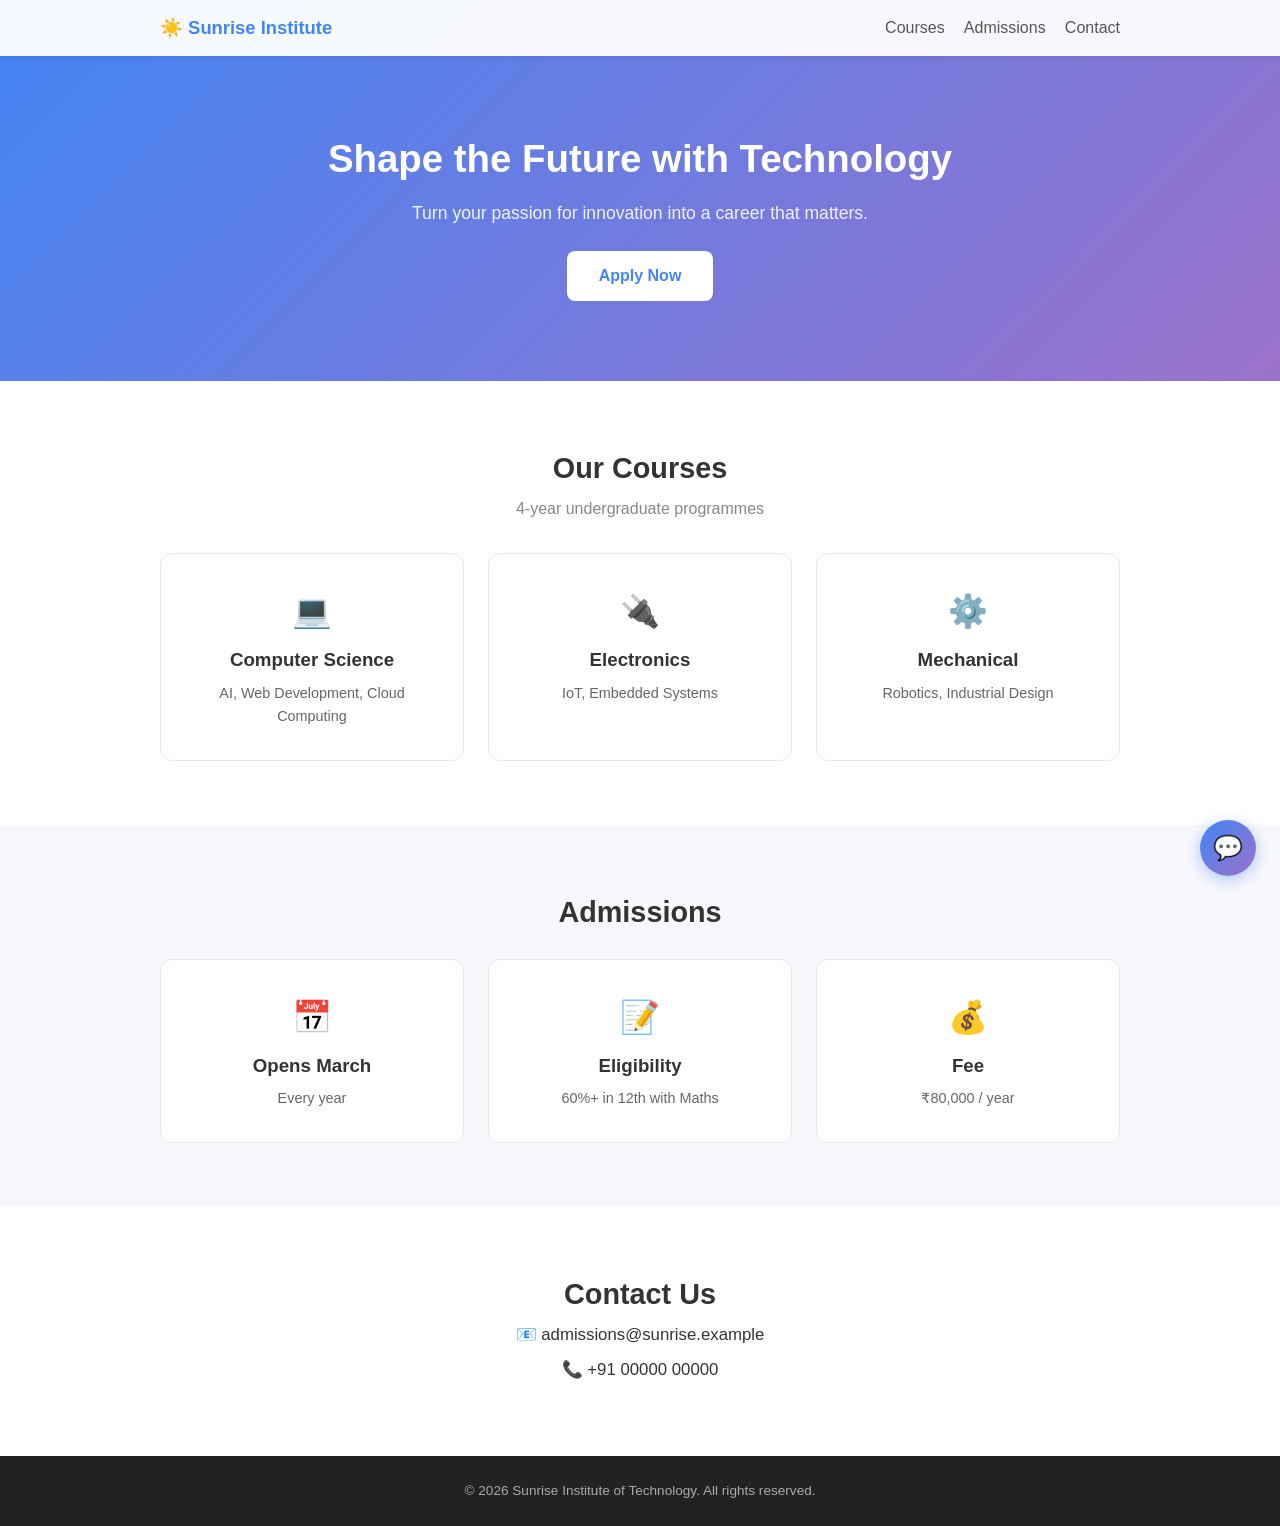
<file: index.html>
<!DOCTYPE html>
<html lang="en">
<head>
  <meta charset="UTF-8">
  <meta name="viewport" content="width=device-width, initial-scale=1.0">
  <title>Sunrise Institute of Technology</title>
  <link rel="stylesheet" href="style.css">
</head>
<body>

  <!-- Navigation -->
  <nav class="navbar">
    <div class="container nav-flex">
      <a href="#" class="logo">☀️ Sunrise Institute</a>
      <ul class="nav-links">
        <li><a href="#courses">Courses</a></li>
        <li><a href="#admissions">Admissions</a></li>
        <li><a href="#contact">Contact</a></li>
      </ul>
    </div>
  </nav>

  <!-- Hero Header -->
  <header class="hero">
    <div class="container">
      <h1>Shape the Future with Technology</h1>
      <p>Turn your passion for innovation into a career that matters.</p>
      <a href="#admissions" class="btn">Apply Now</a>
    </div>
  </header>

  <!-- Courses Section -->
  <section class="section" id="courses">
    <div class="container">
      <h2>Our Courses</h2>
      <p class="subtitle">4-year undergraduate programmes</p>
      <div class="cards">
        <div class="card">
          <div class="icon">💻</div>
          <h3>Computer Science</h3>
          <p>AI, Web Development, Cloud Computing</p>
        </div>
        <div class="card">
          <div class="icon">🔌</div>
          <h3>Electronics</h3>
          <p>IoT, Embedded Systems</p>
        </div>
        <div class="card">
          <div class="icon">⚙️</div>
          <h3>Mechanical</h3>
          <p>Robotics, Industrial Design</p>
        </div>
      </div>
    </div>
  </section>

  <!-- Admissions Section -->
  <section class="section alt" id="admissions">
    <div class="container">
      <h2>Admissions</h2>
      <div class="cards">
        <div class="card">
          <div class="icon">📅</div>
          <h3>Opens March</h3>
          <p>Every year</p>
        </div>
        <div class="card">
          <div class="icon">📝</div>
          <h3>Eligibility</h3>
          <p>60%+ in 12th with Maths</p>
        </div>
        <div class="card">
          <div class="icon">💰</div>
          <h3>Fee</h3>
          <p>₹80,000 / year</p>
        </div>
      </div>
    </div>
  </section>

  <!-- Contact Section -->
  <section class="section" id="contact">
    <div class="container center">
      <h2>Contact Us</h2>
      <p>📧 admissions@sunrise.example</p>
      <p>📞 +91 00000 00000</p>
    </div>
  </section>

  <!-- Footer -->
  <footer class="footer">
    <p>&copy; 2026 Sunrise Institute of Technology. All rights reserved.</p>
  </footer>

  <!-- ================= CHATBOT WIDGET ================= -->

  <!-- Floating Toggle Button -->
  <button class="chat-btn" id="chatToggle" aria-label="Open chat">💬</button>

  <!-- Chat Panel -->
  <div class="chat-panel" id="chatPanel">
    <div class="chat-header">
      <span class="dot"></span> Sunny &bull; Ask me anything
    </div>

    <!-- Messages Container -->
    <div class="chat-messages" id="chatMessages">
      <div class="msg bot">Hi! I'm Sunny ☀️ Ask me anything about Sunrise Institute, coding, science, or general questions!</div>
      <div class="typing" id="typing"><span></span><span></span><span></span></div>
    </div>

    <!-- Input Row -->
    <div class="chat-input-row">
      <input type="text" id="chatInput" placeholder="Ask me anything..." maxlength="1000">
      <button id="chatSend">Send</button>
    </div>
  </div>

  <!-- Scripts: config first, then chatbot logic -->
  <script src="config.js"></script>
  <script src="chatbot.js"></script>
</body>
</html>
</file>
<file: style.css>
/* ===== Reset ===== */
* { margin: 0; padding: 0; box-sizing: border-box; }
html { scroll-behavior: smooth; }
body {
  font-family: -apple-system, BlinkMacSystemFont, "Segoe UI", Roboto, sans-serif;
  color: #333; line-height: 1.6;
}
a { color: #4285f4; text-decoration: none; }

/* ===== Layout ===== */
.container { max-width: 1000px; margin: 0 auto; padding: 0 20px; }
.center { text-align: center; }

/* ===== Navbar ===== */
.navbar {
  position: fixed; top: 0; width: 100%; background: rgba(255,255,255,.95);
  backdrop-filter: blur(6px); box-shadow: 0 2px 8px rgba(0,0,0,.06); z-index: 100;
}
.nav-flex { display: flex; align-items: center; justify-content: space-between; height: 56px; }
.logo { font-weight: 700; font-size: 1.15rem; color: #4285f4; }
.nav-links { list-style: none; display: flex; gap: 1.2rem; }
.nav-links a { color: #555; font-weight: 500; }
.nav-links a:hover { color: #4285f4; }

/* ===== Hero ===== */
.hero {
  background: linear-gradient(135deg, #4285f4, #9b72cb);
  color: #fff; text-align: center; padding: 8rem 0 5rem;
}
.hero h1 { font-size: 2.4rem; margin-bottom: .6rem; }
.hero p { font-size: 1.1rem; opacity: .9; margin-bottom: 1.5rem; }
.btn {
  display: inline-block; padding: .75rem 2rem; background: #fff; color: #4285f4;
  border-radius: 8px; font-weight: 600; transition: transform .2s;
}
.btn:hover { transform: translateY(-2px); }

/* ===== Sections ===== */
.section { padding: 4rem 0; }
.section.alt { background: #f7f8fc; }
.section h2 { text-align: center; font-size: 1.8rem; margin-bottom: .3rem; }
.subtitle { text-align: center; color: #888; margin-bottom: 2rem; }

/* ===== Cards ===== */
.cards { display: grid; grid-template-columns: repeat(auto-fit, minmax(240px, 1fr)); gap: 1.5rem; margin-top: 1.5rem; }
.card {
  background: #fff; border: 1px solid #e8e8e8; border-radius: 12px;
  padding: 2rem 1.5rem; text-align: center; transition: transform .2s, box-shadow .2s;
}
.card:hover { transform: translateY(-4px); box-shadow: 0 8px 24px rgba(0,0,0,.07); }
.icon { font-size: 2rem; margin-bottom: .5rem; }
.card h3 { margin-bottom: .4rem; }
.card p { color: #666; font-size: .9rem; }

/* ===== Contact ===== */
#contact p { margin-bottom: .5rem; font-size: 1.05rem; }

/* ===== Footer ===== */
.footer { background: #222; color: #aaa; text-align: center; padding: 1.5rem; font-size: .85rem; }

/* ===============================
   CHATBOT WIDGET
   =============================== */

/* -- Toggle button -- */
.chat-btn {
  position: fixed; bottom: 24px; right: 24px;
  width: 56px; height: 56px; border-radius: 50%; border: none;
  background: linear-gradient(135deg, #4285f4, #9b72cb);
  color: #fff; font-size: 1.5rem; cursor: pointer;
  box-shadow: 0 4px 16px rgba(66,133,244,.4);
  z-index: 999; transition: transform .25s;
  display: flex; align-items: center; justify-content: center;
}
.chat-btn:hover { transform: scale(1.08); }

/* -- Panel -- */
.chat-panel {
  position: fixed; bottom: 96px; right: 24px;
  width: 360px; max-height: 480px;
  background: #fff; border-radius: 14px;
  box-shadow: 0 10px 36px rgba(0,0,0,.14);
  display: flex; flex-direction: column;
  z-index: 998; overflow: hidden;
  opacity: 0; transform: translateY(16px) scale(.96);
  pointer-events: none; transition: opacity .25s, transform .25s;
}
.chat-panel.open { opacity: 1; transform: translateY(0) scale(1); pointer-events: auto; }

/* -- Header -- */
.chat-header {
  background: linear-gradient(135deg, #4285f4, #9b72cb);
  color: #fff; padding: 14px 18px; font-weight: 600; font-size: .95rem;
  display: flex; align-items: center; gap: 8px;
}
.dot { width: 9px; height: 9px; background: #34d399; border-radius: 50%; }

/* -- Messages -- */
.chat-messages {
  flex: 1; overflow-y: auto; padding: 14px;
  display: flex; flex-direction: column; gap: 8px; background: #f9fafb;
}
.msg {
  max-width: 80%; padding: 9px 13px; border-radius: 12px;
  font-size: .88rem; line-height: 1.45; word-wrap: break-word;
}
.msg.user { align-self: flex-end; background: #4285f4; color: #fff; border-bottom-right-radius: 4px; }
.msg.bot  { align-self: flex-start; background: #fff; color: #333; border: 1px solid #e5e7eb; border-bottom-left-radius: 4px; }
.msg.err  { align-self: flex-start; background: #fef2f2; color: #b91c1c; border: 1px solid #fecaca; border-bottom-left-radius: 4px; }

/* -- Typing dots -- */
.typing { display: none; align-self: flex-start; padding: 9px 13px; background: #fff; border: 1px solid #e5e7eb; border-radius: 12px; border-bottom-left-radius: 4px; }
.typing.on { display: flex; gap: 4px; align-items: center; }
.typing span { width: 7px; height: 7px; background: #9ca3af; border-radius: 50%; animation: bounce 1.2s ease-in-out infinite; }
.typing span:nth-child(2) { animation-delay: .2s; }
.typing span:nth-child(3) { animation-delay: .4s; }
@keyframes bounce { 0%,60%,100%{transform:translateY(0)} 30%{transform:translateY(-5px)} }

/* -- Input row -- */
.chat-input-row { display: flex; border-top: 1px solid #e5e7eb; padding: 8px 10px; background: #fff; }
.chat-input-row input {
  flex: 1; border: 1px solid #e5e7eb; border-radius: 7px;
  padding: 9px 12px; font-size: .88rem; outline: none;
}
.chat-input-row input:focus { border-color: #4285f4; }
.chat-input-row button {
  margin-left: 6px; padding: 9px 14px;
  background: linear-gradient(135deg, #4285f4, #9b72cb);
  color: #fff; border: none; border-radius: 7px;
  font-weight: 600; font-size: .88rem; cursor: pointer;
}
.chat-input-row button:disabled { opacity: .5; cursor: not-allowed; }

/* -- Mobile -- */
@media (max-width: 480px) {
  .chat-panel { width: calc(100% - 16px); right: 8px; bottom: 88px; max-height: 70vh; }
  .chat-btn { bottom: 16px; right: 16px; }
  .nav-links { display: none; }
  .hero h1 { font-size: 1.7rem; }
}
</file>
